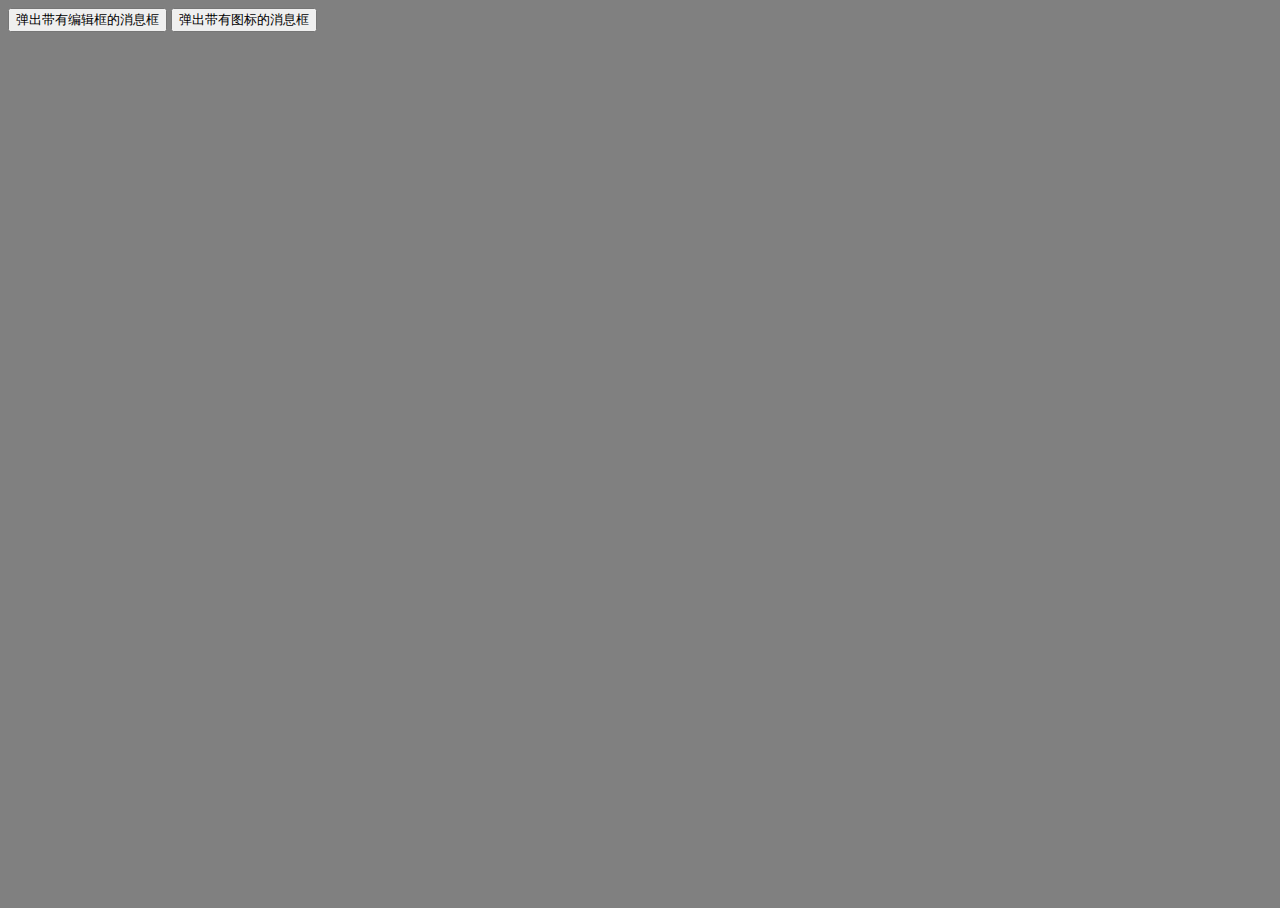
<file: docs/alert/index.html>
<!DOCTYPE html>
<html lang="en">
<head>
	<meta charset="UTF-8">
    <meta name="viewport" content="width=device-width,initial-scale=1,user-scalable=no">
	<title>Document</title>
    <link rel="stylesheet" href="layer_mobile/need/layer.css">
    <link rel="stylesheet" href="css/alert.css">
    <style>
        html, body{
            height: 100%;
            background-color: #808080;
        }
    </style>
</head>
<body>
<input type="button" id="openInputBox" value="弹出带有编辑框的消息框">
<input type="button" id="openIconBox" value="弹出带有图标的消息框">


    <!--input alert begin-->
    <div class="xl-input-alert" style="display: none">
        <div class="content">
            <span class="title">标题</span>
            <div class="xl-alert-padding-top-10"></div>
            <div class="xl-alert-padding-top-10"></div>
            <input type="text" class="editor" placeholder="占位符">
            <div class="xl-alert-padding-top-10"></div>
            <div class="xl-alert-padding-top-10"></div>
            <div class="xl-alert-padding-top-10"></div>
            <a href="javascript:void(0)" class="yes">
                <span>确定</span>
            </a>
            <div class="padding-top-10"></div>
            <a href="javascript:void(0)" class="close">关闭窗口</a>
        </div>
    </div>
    <!--input alert end-->

    <!--icon alert begin-->
    <div class="xl-icon-alert" style="display: none">
        <img src="./images/alert_box_location_back.png" alt="">
        <div class="xl-alert-padding-top-10"></div>
        <div class="xl-alert-padding-top-10"></div>
        <div class="title">系统定位到您在<span style="color: #FE0043">上海</span>城市</div>
    </div>
    <!--icon alert end-->

    <script type="text/javascript" src="js/jquery-1.8.0.min.js"></script>
    <script type="text/javascript" src="layer_mobile/layer.js"></script>
    <script type="text/javascript" src="js/xl.alert.js"></script>
    <script>
        $(function(){
            $("#openInputBox").click(function(){
                xlAlert.openInputAlert("填写邀请码", "请输入您的邀请码", ["确定", "关闭窗口"], function(){
                    alert("yes");
                }, function(){
                    alert("close");
                });
            })

            $("#openIconBox").click(function(){
                xlAlert.openIconAlert("./images/alert_box_location_back.png", "系统定位到您在<span style='color: #FE0043;'>上海</span>城市", ["去设置"], false, function(){
                    alert("yes");
                }, function(){
                    alert("close");
                });
            })
        })
    </script>
</body>
</html>
</file>
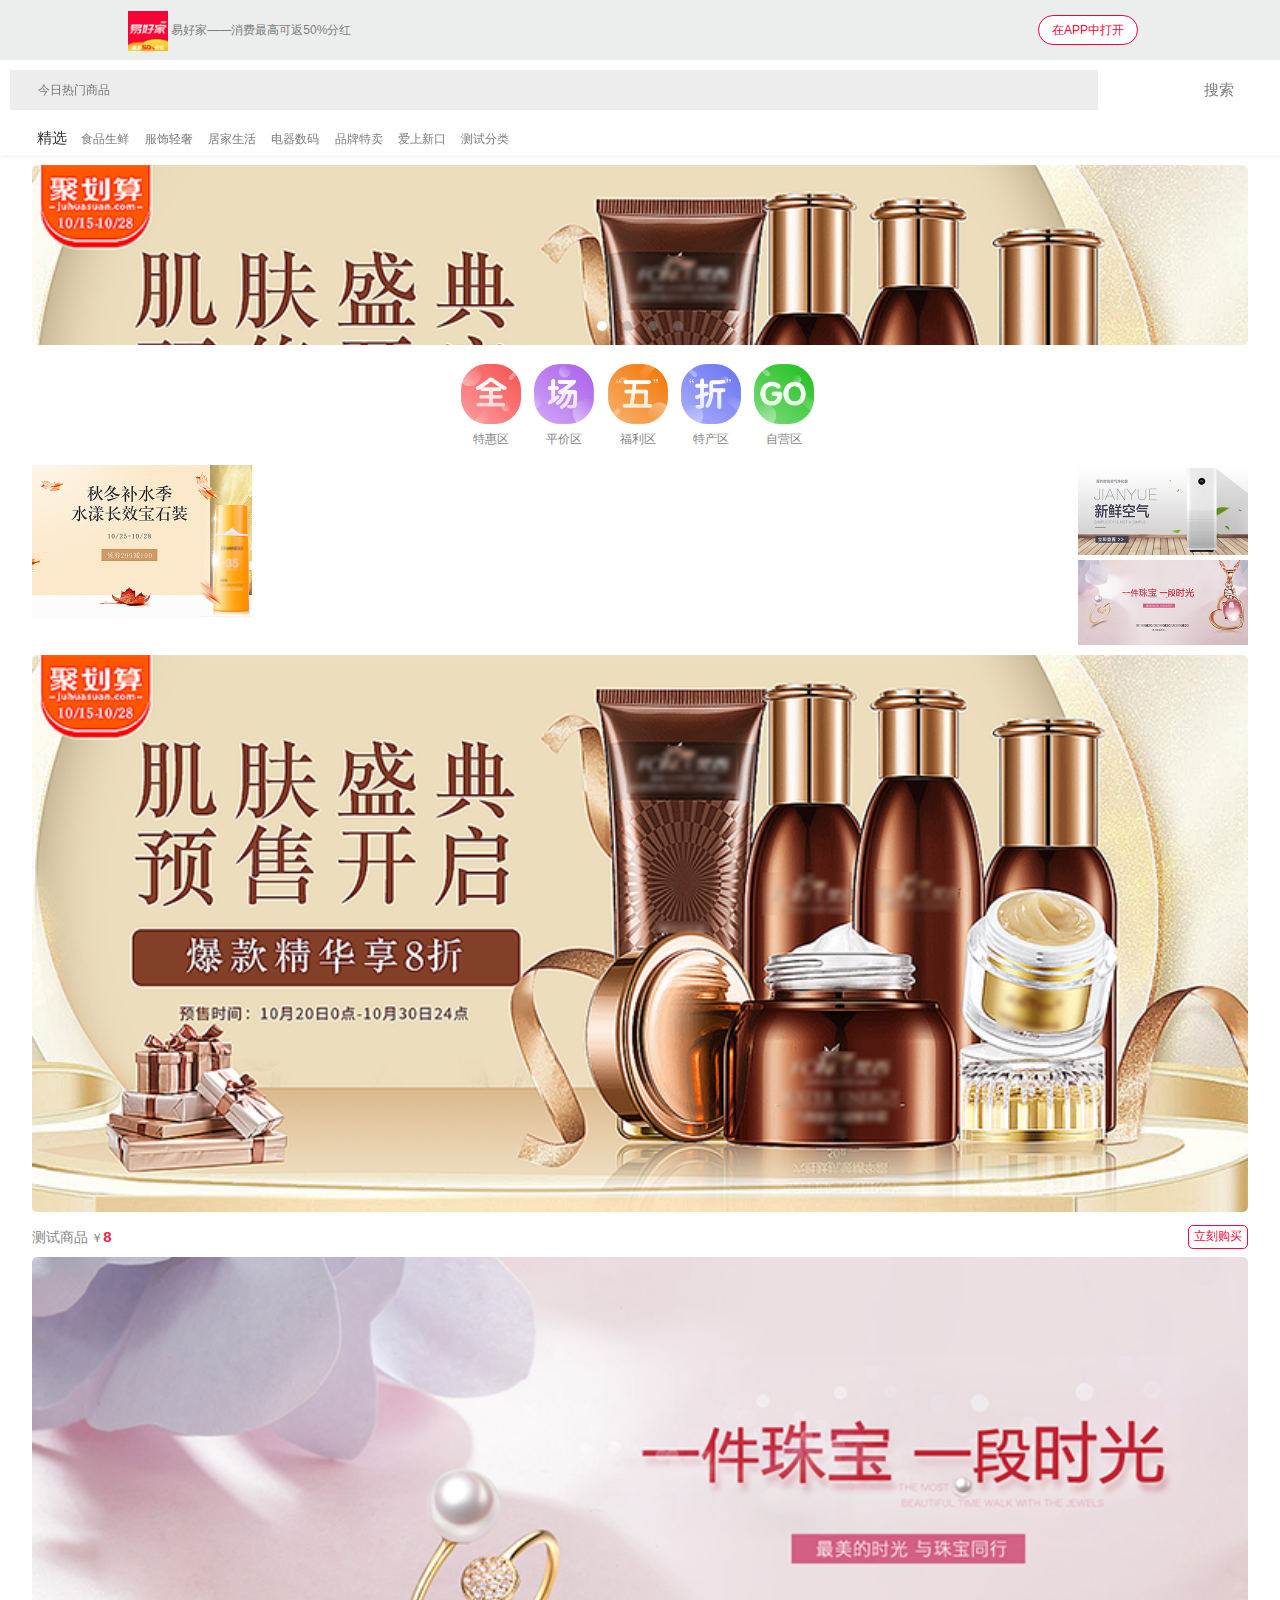
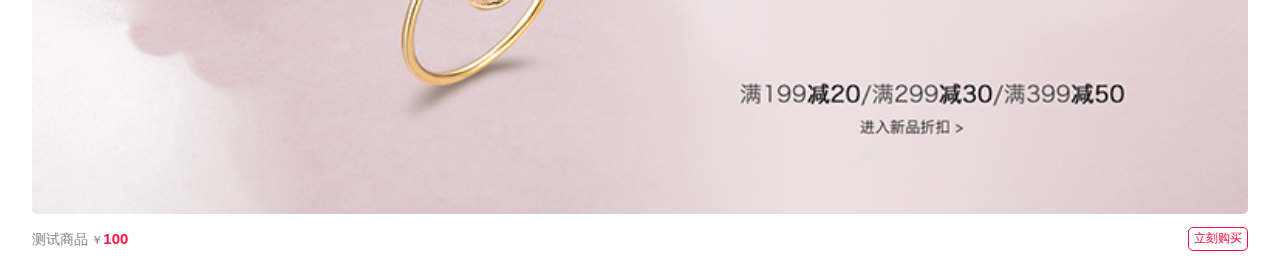
<file: docs/home/index.html>
<!doctype html>
<html lang="zh">
<head>
    <meta charset="UTF-8">
    <meta name="viewport"
          content="width=device-width, user-scalable=no, initial-scale=1.0, maximum-scale=1.0, minimum-scale=1.0">
    <meta http-equiv="X-UA-Compatible" content="ie=edge">
    <title>Document</title>
    <link rel="stylesheet" href="./css/mui.min.css">
    <link rel="stylesheet" href="//at.alicdn.com/t/font_992411_7zoh0wcsf8o.css">
    <link rel="stylesheet" href="./css/reset.css">
    <link rel="stylesheet" href="./css/index.css">
</head>
<body>
    <div class="top-container">
        <!--check app run environment begin-->
        <div class="env-alert">
            <div class="close"><i class="iconfont icon-close"></i></div>
            <div class="info">
                <img src="./images/icons/40x40.png" alt="易好家">
                <span>易好家——消费最高可返50%分红</span>
            </div>

            <div class="nav">
                <button class="in-app-open-btn">在APP中打开</button>
            </div>
        </div>
        <!--check app run environment end-->

        <!--search begin-->
        <div class="padding-top-10"></div>
        <div class="search-container">
            <div class="left">
                <i class="iconfont icon-search"></i>
                <input type="text" placeholder="今日热门商品">
            </div>

            <div class="right">
                <input type="button" value="搜索">
            </div>
        </div>
        <!--search end-->


        <!--hot font category list begin-->
        <div class="padding-top-10"></div>
        <div class="hot-category-container">
            <ul>
                <li class="default active">精选</li>
                <li>食品生鲜</li>
                <li>服饰轻奢</li>
                <li>居家生活</li>
                <li>电器数码</li>
                <li>品牌特卖</li>
                <li>爱上新口</li>
                <li>测试分类</li>
            </ul>
        </div>
        <!--hot font category list end-->

    </div>

    <div class="xl-content">
        <!--slider begin-->
        <div class="xl-slider">
            <div class="mui-slider">
                <div class="mui-slider-group mui-slider-loop">
                    <div class="mui-slider-item mui-slider-item-duplicate">
                        <a href="javascript:void(0);">
                            <img src="./images/slider/1.png" />
                        </a>
                    </div>

                    <div class="mui-slider-item">
                        <a href="javascript:void(0);">
                            <img src="./images/slider/1.png" alt="测试商品" />
                        </a>
                    </div>
                    <div class="mui-slider-item">
                        <a href="javascript:void(0);">
                            <img src="./images/slider/2.png" alt="测试商品" />
                        </a>
                    </div>
                    <div class="mui-slider-item">
                        <a href="javascript:void(0);">
                            <img src="./images/slider/3.png" alt="测试商品" />
                        </a>
                    </div>
                    <div class="mui-slider-item">
                        <a href="javascript:void(0);">
                            <img src="./images/slider/4.png" alt="测试商品" />
                        </a>
                    </div>

                    <div class="mui-slider-item mui-slider-item-duplicate">
                        <a href="javascript:void(0);">
                            <img src="./images/slider/4.png" />
                        </a>
                    </div>
                </div>
                <div class="mui-slider-indicator">
                    <div class="mui-indicator mui-active"></div>
                    <div class="mui-indicator"></div>
                    <div class="mui-indicator"></div>
                    <div class="mui-indicator"></div>
                </div>
            </div>
        </div>
        <!--slider end-->

        <!--hot zone begin-->
        <div class="hot-zone-container">
            <ul>
                <li>
                    <img src="./images/hot_category/_1.png" alt="">
                    <span>特惠区</span>
                </li>
                <li>
                    <img src="./images/hot_category/_2.png" alt="">
                    <span>平价区</span>
                </li>
                <li>
                    <img src="./images/hot_category/_3.png" alt="">
                    <span>福利区</span>
                </li>
                <li>
                    <img src="./images/hot_category/_4.png" alt="">
                    <span>特产区</span>
                </li>
                <li>
                    <img src="./images/hot_category/_5.png" alt="">
                    <span>自营区</span>
                </li>
            </ul>
        </div>
        <!--hot zone end-->

        <!--recommended floor begin-->
        <div class="padding-top-10"></div>
        <div class="recommended-floor-container">
            <div class="left">
                <a class="master" href="#"></a>
            </div>

            <div class="right">
                <a class="top" href="#"></a>
                <a class="bottom" href="#"></a>
            </div>
        </div>
        <!--recommended floor end-->


        <!--hot product list begin-->
        <div class="padding-top-10"></div>
        <div class="hot-product-list">
           <ul>
               <li>
                   <a href="javascript:void(0);">
                       <img src="./images/slider/1.png" alt="测试商品" />
                   </a>
                   <div class="bottom">
                       <span class="title">测试商品</span>
                       <span class="CNY">￥</span>
                       <span class="price">8</span>
                       <a class="buy" href="javascript:void(0);">立刻购买</a>
                   </div>
               </li>

               <li>
                   <a href="javascript:void(0);">
                       <img src="./images/slider/2.png" alt="测试商品" />
                   </a>
                   <div class="bottom">
                       <span class="title">测试商品</span>
                       <span class="CNY">￥</span>
                       <span class="price">100</span>
                       <a class="buy" href="javascript:void(0);">立刻购买</a>
                   </div>
               </li>
           </ul>
        </div>

        <div class="padding-top-10"></div>
        <div class="padding-top-10"></div>
        <!--hot product list end-->
    </div>


    <script src="js/jquery-1.10.0.min.js"></script>
    <script src="js/mui.min.js"></script>
    <script src="js/index.js"></script>
</body>
</html>
</file>
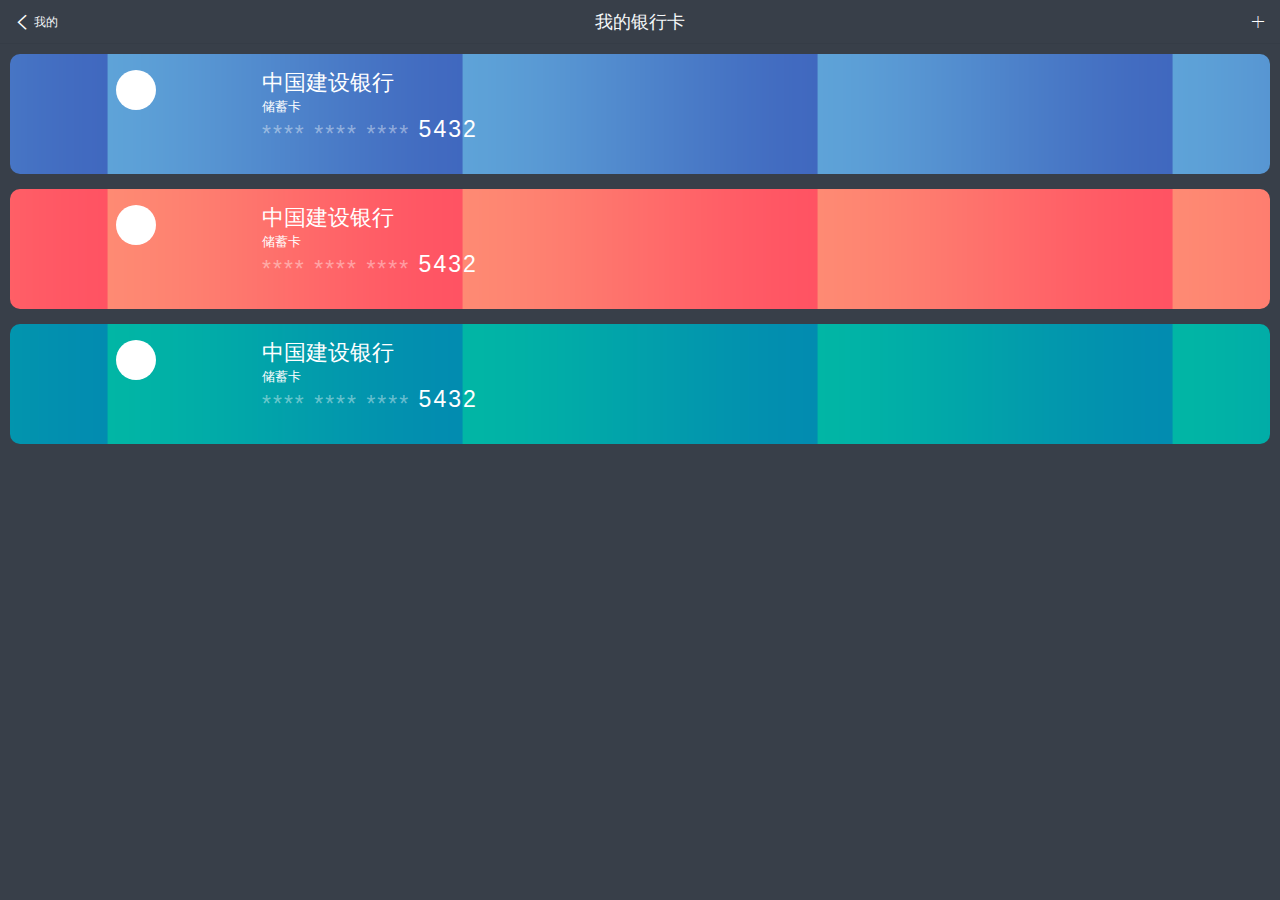
<file: docs/home/bank.html>
<!DOCTYPE html>
<html lang="en">
<head>
    <meta charset="UTF-8">
    <meta name="viewport"
          content="width=device-width, user-scalable=no, initial-scale=1.0, maximum-scale=1.0, minimum-scale=1.0">
    <meta http-equiv="X-UA-Compatible" content="ie=edge">
    <title>我的银行卡</title>
    <link rel="stylesheet" href="//at.alicdn.com/t/font_992411_7zoh0wcsf8o.css">
    <link rel="stylesheet" href="./css/icon.fonts.css" />
    <link rel="stylesheet" href="./css/mui.min.css">
    <link rel="stylesheet" href="./css/reset.css">
    <link rel="stylesheet" href="./css/bank.css">
</head>
<body>
    <header class="mui-bar mui-bar-nav" >
        <a class="mui-action-back mui-icon mui-icon-arrowleft mui-pull-left" style="color: #fff;"></a>
        <span class="back">我的</span>
        <h1 class="mui-title">我的银行卡</h1>
        <a class="mui-action-back mui-icon mui-icon-plusempty mui-pull-right" style="color: #fff;"></a>
    </header>

    <div class="padding-top-44"></div>

    <div class="bank-list-container">
        <div class="bank-list">
            <ul>
                <li data-bank="CCB" class="blue">
                    <div class="logo-container">
                        <span class="logo">
                            <span class="img"></span>
                        </span>
                    </div>
                    <div class="info">
                        <span class="title">中国建设银行</span>
                        <span class="type">储蓄卡</span>
                        <span class="cardNumber">**** **** **** <span class="stress">5432</span></span>
                    </div>
                </li>

                <li data-bank="ABC" class="red">
                    <div class="logo-container">
                        <span class="logo">
                            <span class="img"></span>
                        </span>
                    </div>
                    <div class="info">
                        <span class="title">中国建设银行</span>
                        <span class="type">储蓄卡</span>
                        <span class="cardNumber">**** **** **** <span class="stress">5432</span></span>
                    </div>
                </li>

                <li data-bank="ICBC" class="green">
                    <div class="logo-container">
                        <span class="logo">
                            <span class="img"></span>
                        </span>
                    </div>
                    <div class="info">
                        <span class="title">中国建设银行</span>
                        <span class="type">储蓄卡</span>
                        <span class="cardNumber">**** **** **** <span class="stress">5432</span></span>
                    </div>
                </li>
            </ul>
        </div>
    </div>

    <script src="js/jquery-1.10.0.min.js"></script>
    <script src="js/mui.min.js"></script>
    <script src="js/bank.js"></script>
</body>
</html>
</file>
<file: docs/alert/layer_mobile/need/layer.css>
.layui-m-layer{position:relative;z-index:19891014}.layui-m-layer *{-webkit-box-sizing:content-box;-moz-box-sizing:content-box;box-sizing:content-box}.layui-m-layermain,.layui-m-layershade{position:fixed;left:0;top:0;width:100%;height:100%}.layui-m-layershade{background-color:rgba(0,0,0,.7);pointer-events:auto}.layui-m-layermain{display:table;font-family:Helvetica,arial,sans-serif;pointer-events:none}.layui-m-layermain .layui-m-layersection{display:table-cell;vertical-align:middle;text-align:center}.layui-m-layerchild{position:relative;display:inline-block;text-align:left;background-color:#fff;font-size:14px;border-radius:5px;box-shadow:0 0 8px rgba(0,0,0,.1);pointer-events:auto;-webkit-overflow-scrolling:touch;-webkit-animation-fill-mode:both;animation-fill-mode:both;-webkit-animation-duration:.2s;animation-duration:.2s}@-webkit-keyframes layui-m-anim-scale{0%{opacity:0;-webkit-transform:scale(.5);transform:scale(.5)}100%{opacity:1;-webkit-transform:scale(1);transform:scale(1)}}@keyframes layui-m-anim-scale{0%{opacity:0;-webkit-transform:scale(.5);transform:scale(.5)}100%{opacity:1;-webkit-transform:scale(1);transform:scale(1)}}.layui-m-anim-scale{animation-name:layui-m-anim-scale;-webkit-animation-name:layui-m-anim-scale}@-webkit-keyframes layui-m-anim-up{0%{opacity:0;-webkit-transform:translateY(800px);transform:translateY(800px)}100%{opacity:1;-webkit-transform:translateY(0);transform:translateY(0)}}@keyframes layui-m-anim-up{0%{opacity:0;-webkit-transform:translateY(800px);transform:translateY(800px)}100%{opacity:1;-webkit-transform:translateY(0);transform:translateY(0)}}.layui-m-anim-up{-webkit-animation-name:layui-m-anim-up;animation-name:layui-m-anim-up}.layui-m-layer0 .layui-m-layerchild{width:90%;max-width:640px}.layui-m-layer1 .layui-m-layerchild{border:none;border-radius:0}.layui-m-layer2 .layui-m-layerchild{width:auto;max-width:260px;min-width:40px;border:none;background:0 0;box-shadow:none;color:#fff}.layui-m-layerchild h3{padding:0 10px;height:60px;line-height:60px;font-size:16px;font-weight:400;border-radius:5px 5px 0 0;text-align:center}.layui-m-layerbtn span,.layui-m-layerchild h3{text-overflow:ellipsis;overflow:hidden;white-space:nowrap}.layui-m-layercont{padding:50px 30px;line-height:22px;text-align:center}.layui-m-layer1 .layui-m-layercont{padding:0;text-align:left}.layui-m-layer2 .layui-m-layercont{text-align:center;padding:0;line-height:0}.layui-m-layer2 .layui-m-layercont i{width:25px;height:25px;margin-left:8px;display:inline-block;background-color:#fff;border-radius:100%;-webkit-animation:layui-m-anim-loading 1.4s infinite ease-in-out;animation:layui-m-anim-loading 1.4s infinite ease-in-out;-webkit-animation-fill-mode:both;animation-fill-mode:both}.layui-m-layerbtn,.layui-m-layerbtn span{position:relative;text-align:center;border-radius:0 0 5px 5px}.layui-m-layer2 .layui-m-layercont p{margin-top:20px}@-webkit-keyframes layui-m-anim-loading{0%,100%,80%{transform:scale(0);-webkit-transform:scale(0)}40%{transform:scale(1);-webkit-transform:scale(1)}}@keyframes layui-m-anim-loading{0%,100%,80%{transform:scale(0);-webkit-transform:scale(0)}40%{transform:scale(1);-webkit-transform:scale(1)}}.layui-m-layer2 .layui-m-layercont i:first-child{margin-left:0;-webkit-animation-delay:-.32s;animation-delay:-.32s}.layui-m-layer2 .layui-m-layercont i.layui-m-layerload{-webkit-animation-delay:-.16s;animation-delay:-.16s}.layui-m-layer2 .layui-m-layercont>div{line-height:22px;padding-top:7px;margin-bottom:20px;font-size:14px}.layui-m-layerbtn{display:box;display:-moz-box;display:-webkit-box;width:100%;height:50px;line-height:50px;font-size:0;border-top:1px solid #D0D0D0;background-color:#F2F2F2}.layui-m-layerbtn span{display:block;-moz-box-flex:1;box-flex:1;-webkit-box-flex:1;font-size:14px;cursor:pointer}.layui-m-layerbtn span[yes]{color:#40AFFE}.layui-m-layerbtn span[no]{border-right:1px solid #D0D0D0;border-radius:0 0 0 5px}.layui-m-layerbtn span:active{background-color:#F6F6F6}.layui-m-layerend{position:absolute;right:7px;top:10px;width:30px;height:30px;border:0;font-weight:400;background:0 0;cursor:pointer;-webkit-appearance:none;font-size:30px}.layui-m-layerend::after,.layui-m-layerend::before{position:absolute;left:5px;top:15px;content:'';width:18px;height:1px;background-color:#999;transform:rotate(45deg);-webkit-transform:rotate(45deg);border-radius:3px}.layui-m-layerend::after{transform:rotate(-45deg);-webkit-transform:rotate(-45deg)}body .layui-m-layer .layui-m-layer-footer{position:fixed;width:95%;max-width:100%;margin:0 auto;left:0;right:0;bottom:10px;background:0 0}.layui-m-layer-footer .layui-m-layercont{padding:20px;border-radius:5px 5px 0 0;background-color:rgba(255,255,255,.8)}.layui-m-layer-footer .layui-m-layerbtn{display:block;height:auto;background:0 0;border-top:none}.layui-m-layer-footer .layui-m-layerbtn span{background-color:rgba(255,255,255,.8)}.layui-m-layer-footer .layui-m-layerbtn span[no]{color:#FD482C;border-top:1px solid #c2c2c2;border-radius:0 0 5px 5px}.layui-m-layer-footer .layui-m-layerbtn span[yes]{margin-top:10px;border-radius:5px}body .layui-m-layer .layui-m-layer-msg{width:auto;max-width:90%;margin:0 auto;bottom:-150px;background-color:rgba(0,0,0,.7);color:#fff}.layui-m-layer-msg .layui-m-layercont{padding:10px 20px}
</file>
<file: docs/alert/css/alert.css>
a,img,button,input,textarea,div{-webkit-tap-highlight-color:rgba(255,255,255,0);}

.xl-input-alert{
    background: url("../images/alert_box_edit_back.png") no-repeat;
    background-size: 100%;
    height: 777px;
    width:  576px;
    margin: 0 auto;
}

.xl-input-alert .content{
    height: auto;
    position: relative;
    top: 115px;
}


/*iphone 5/se*/
@media screen and (min-width: 320px){
    .xl-input-alert .content{
        height: auto;
        position: relative;
        top: 85px;
    }
}

/*iphoneX*/
@media screen and (min-width: 375px){
    .xl-input-alert .content{
        height: auto;
        position: relative;
        top: 115px;
    }
}

/*iphone6/7/8/plus*/
@media screen and (min-width: 414px){
    .xl-input-alert .content{
        height: auto;
        position: relative;
        top: 140px;
    }
}


.xl-input-alert .content .title{
    font-size: 25px;
    color: #333333;
    display: block;
    width: 100%;
    text-align: center;
}

.xl-input-alert .content .editor{
    border: none;
    height: 35px;
    width: 100%;
    outline: none;
    font-size: 15px;
    border-bottom: 1px solid #E5E5E5;
}


.xl-input-alert .content .yes{
    position: relative;
    top: 0px;
    left: 0px;
    width: 100%;
    height: 45px;
    cursor: pointer;
    display: block;
    text-decoration: none;
    background-color: #FF4E3A;
    border-radius: 30px;
}

.xl-input-alert .content .yes span {
    width: 100%;
    text-align: center;
    line-height: 45px;
    color: #fff;
    text-decoration: none;
    font-size: 20px;
    letter-spacing: 5px;
    display: block;
    cursor: pointer;
}


.xl-input-alert .content .close{
    width: 100%;
    height: 30px;
    line-height: 30px;
    cursor: pointer;
    display: block;
    color: #cecece;
    font-size: 15px;
}

.xl-alert-padding-top-10{
    min-height: 10px;
}


.xl-icon-alert img{
    max-width: 285px;
    max-height: 250px;
    overflow: hidden;
    margin: 0 auto;
    display: block;
}

.xl-icon-alert .title{
    color: #333333;
    font-size: 20px;
    letter-spacing: 1px;
    width: 100%;
    text-align: center;
}
</file>
<file: docs/home/css/index.css>
body {
    background-color: #fff !important;
}

.top-container{
    position: fixed;
    top: 0px;
    z-index: 999;
    width: 100%;
    background-color: #fff;
    box-shadow: 2px 1px 5px 1px rgba(0, 0, 0, 0.05);
}

.env-alert{
    width: 100%;
    min-height: 60px;
    background-color: #ECEDED;
    text-align: center;
    vertical-align:middle;
}

.env-alert .close, .env-alert .info, .env-alert .nav{
    float: left;
    height: 60px;
    line-height: 60px;
    overflow: hidden;
}

.env-alert .close{
    width: 10%;
}

.env-alert .info{
    width: 60%;
    text-align: left;
    color: #7D7D7D;
}

.env-alert .info img{
    vertical-align:middle;
    height: 40px;
}

.env-alert .nav{
    width: 30%;
}

.in-app-open-btn{
    display: inline-block !important;
    border-radius: 15px !important;
    background-color: #fff !important;
    border: 1px solid #F80337 !important;
    height: 30px !important;
    width: 100px !important;
    color: #F80337 !important;
    outline: none !important;
    vertical-align: baseline;
    vertical-align: center !important;
}


.xl-slider{
    width: 100%;
    height: 200px;
    text-align: center;
}

.xl-slider .mui-slider{
    width:95%;
    height: 180px;
    margin: 0 auto;
    position: relative;
    top: 10px;
}

.xl-slider .mui-slider .mui-slider-item img{
    width: 100%;
}

.xl-slider .mui-slider, .xl-slider .mui-slider .mui-slider-item{
    border-radius: 5px;
    overflow: hidden;
}

.search-container{
    width: 100%;
    height: 40px;
    line-height: 40px;
}

.search-container .left{
    float: left;
    position: relative;
    left: 10px;
    width: 85%;
}

.search-container .left i{
    position: absolute;
    left: 5px;
}

.search-container .left input{
    float: left;
    display: inline-block;
    width: 100%;
    line-height: 28px;
    border: none;
    background-color: #EDEDED;
    padding-left: 28px;
    border-radius: 0px;
}

.search-container .right{
    float: right;
    position: relative;
    right: 10px;
    width: 8%;
    text-align: center;
}

.search-container .right input{
    border: none;
    background-color: rgba(255,255,255,0);
    display: inline-block;
    font-size: 15px;
    color: rgb(125, 125, 125);
    text-align: center;
    line-height: 40px;
    padding: 0px;
}

.search-container .right input:active{
    background-color: rgba(255,255,255,0);
}

.padding-top-10{
    min-height: 10px;
}


input[type=color], input[type=date], input[type=datetime-local], input[type=datetime], input[type=email], input[type=month], input[type=number], input[type=password], input[type=search], input[type=tel], input[type=text], input[type=time], input[type=url], input[type=week], select, textarea {
    line-height: 40px;
    height: 40px;
    margin-bottom: 0px;
}

.hot-category-container{
    width: 100%;
    height: 35px;
}

.hot-category-container ul{
    list-style: none;
    width: 95%;
    line-height: 35px;
    margin: 0 auto;
    padding: 0;
    overflow-x: scroll;
    overflow-y: hidden;
    white-space: nowrap;
}

.hot-category-container ul li{
    display: inline-block;
    width: 60px;
    text-align: center;
    color: #7D7D7D;
}

.hot-category-container .active{
    font-size: 15px;
    color: #343434;
}


.hot-category-container .default{
    width: 40px;
}

.xl-content{
    position: relative;
    top: 155px;
}

.recommended-floor-container{
    width: 95%;
    min-height: 180px;
    margin: 0 auto;
}

.recommended-floor-container .left{
    width: 220px;
    height: 180px;
    float: left;
}

.recommended-floor-container .left .master{
    width: 100%;
    height: 180px;
    display: inline-block;
    background: url(../images/recommend/1.png) no-repeat;
    background-size: 100%;
}

.recommended-floor-container .left, .recommended-floor-container .right{
    display: inline-block;
}

.recommended-floor-container .right{
    float: right;
    width: 170px;
    height: 180px;
    position: relative;
}

.recommended-floor-container .right .top{
    display: block;
    height: 90px;
    width: 100%;
    background: url(../images/recommend/2.png) no-repeat;
    background-size: 100%;
}


.recommended-floor-container .right .bottom{
    display: block;
    height: 85px;
    width: 100%;
    position: absolute;
    bottom: 0px;
    background: url(../images/recommend/3.png) no-repeat;
    background-size: 100%;
}

.hot-zone-container{
    width: 100%;
    height: 100px;
}

.hot-zone-container ul{
    width: 95%;
    height: 100px;
    line-height: 100px;
    margin: 0 auto;
    text-align: center;
    padding-left: 5px;
    vertical-align: middle;
}

.hot-zone-container ul li img{
    display: block;
    width: 60px;
}

.hot-zone-container ul li span{
    display: block;
    text-align: center;
    font-size: 12px;
    color: #858585;
    line-height: 30px;
}

.hot-zone-container ul li{
    display: inline-block;
    width: 60px;
    height: 100px;
    line-height: 100px;
    margin-right: 10px;
    text-align: center;
    vertical-align: middle;
    position: relative;
    top: 8px;
}

.hot-product-list{
    width: 100%;
    height: auto;
}

.hot-product-list ul{
    width: 95%;
    margin: 0 auto;
}

.hot-product-list ul li img{
    width: 100%;
    border-radius: 5px;
}

.hot-product-list ul li{
    width: 100%;
    min-height: 150px;
    border-radius: 5px;
}

.hot-product-list ul li .bottom{
    width: 100%;
    height: 40px;
    line-height: 40px;
    position: relative;
    vertical-align: middle;
}

.hot-product-list ul li .bottom .title{
    float: left;
    font-size: 14px;
    color: #858585;
}

.hot-product-list ul li .bottom .buy{
    float: right;
    font-size: 12px;
    color: #F8093C;
    border: 1px solid #F8093C;
    background-color: #fff;
    border-radius: 5px;
    width: 60px;
    height: 24px;
    line-height: 20px;
    text-align: center;
    text-decoration: none;
    vertical-align: middle;
    display: inline-block;
    position: relative;
    top: 8px;
}

.hot-product-list ul li .bottom .CNY{
    color: #818181;
    font-size: 12px;
    font-family: Consolas;
    position: relative;
    left: 3px;
}

.hot-product-list ul li .bottom .price{
    color: #F91B4A;
    font-size: 15px;
    font-weight: bold;
}

.hot-category-container ul li:active{
    color: #F91B4A;
}
</file>
<file: docs/home/css/icon.fonts.css>
@font-face {font-family: "iconfont";
  src: url('//at.alicdn.com/t/font_933785_geq6xracnni.eot?t=1544468106182'); /* IE9*/
  src: url('//at.alicdn.com/t/font_933785_geq6xracnni.eot?t=1544468106182#iefix') format('embedded-opentype'), /* IE6-IE8 */
  url('[data-uri]') format('woff'),
  url('//at.alicdn.com/t/font_933785_geq6xracnni.ttf?t=1544468106182') format('truetype'), /* chrome, firefox, opera, Safari, Android, iOS 4.2+*/
  url('//at.alicdn.com/t/font_933785_geq6xracnni.svg?t=1544468106182#iconfont') format('svg'); /* iOS 4.1- */
}

.iconfont {
  font-family:"iconfont" !important;
  font-size:16px;
  font-style:normal;
  -webkit-font-smoothing: antialiased;
  -moz-osx-font-smoothing: grayscale;
}

.icon-checkbox:before { content: "\e6df"; }

.icon-dengpaotishi:before { content: "\e622"; }

.icon-qunzu:before { content: "\e628"; }

.icon-shanchu:before { content: "\e629"; }

.icon-shezhi:before { content: "\e62a"; }

.icon-shengyin:before { content: "\e62b"; }

.icon-sousuo:before { content: "\e62f"; }

.icon-tianjiayonghu:before { content: "\e630"; }

.icon-tongxunlu:before { content: "\e631"; }

.icon-yonghu:before { content: "\e633"; }

.icon-rili:before { content: "\e63a"; }

.icon-xinfeng:before { content: "\e640"; }

.icon-anquan:before { content: "\e649"; }

.icon-bangzhu:before { content: "\e64a"; }

.icon-fenleiorguangchangorqita:before { content: "\e64f"; }

.icon-fenxiang:before { content: "\e650"; }

.icon-jiaxingshoucang:before { content: "\e651"; }

.icon-xiai:before { content: "\e658"; }

.icon-biaoqian:before { content: "\e65b"; }

.icon-erweima:before { content: "\e65f"; }

.icon-saoyisao:before { content: "\e664"; }

.icon-fenxiangtianchong:before { content: "\e67e"; }

.icon-gengduotianchong:before { content: "\e67f"; }

.icon-sousuotianchong:before { content: "\e694"; }

.icon-xuanzekuangmoren:before { content: "\e6c1"; }

.icon-jiahao:before { content: "\e726"; }

.icon-im:before { content: "\e602"; }

.icon-3lishi:before { content: "\e632"; }

.icon-dotsvertical:before { content: "\e7ce"; }

.icon-add:before { content: "\e615"; }

.icon-message:before { content: "\eee0"; }

.icon-duanxin:before { content: "\e71a"; }

.icon-erweima1:before { content: "\e71b"; }

.icon-fenxiang1:before { content: "\e71c"; }

.icon-biaoqing1:before { content: "\e659"; }

.icon-my:before { content: "\e600"; }

.icon-members:before { content: "\e64c"; }

.icon-yunduan:before { content: "\e62d"; }

.icon-yuyin-:before { content: "\e7bd"; }

.icon-xiayiye:before { content: "\e617"; }

.icon-black-list:before { content: "\e634"; }

.icon-pagernext:before { content: "\e613"; }

.icon-clean:before { content: "\e6a7"; }

.icon-fenyexiayiye:before { content: "\e747"; }

.icon-xiayiye1:before { content: "\e792"; }

.icon-verify-f:before { content: "\e61a"; }

.icon-ucc-blacklist:before { content: "\e71e"; }

.icon-kefuguanli:before { content: "\e619"; }

.icon-verify:before { content: "\e618"; }

.icon-blacklist:before { content: "\e6d4"; }

.icon-members1:before { content: "\e655"; }

.icon-add-group:before { content: "\e73e"; }

.icon-ico_add-group:before { content: "\e638"; }

.icon-ziliao:before { content: "\e753"; }

.icon-icon_blacklist:before { content: "\e62c"; }

.icon-check-boxoutline:before { content: "\e656"; }

.icon-yuyinqiehuan:before { content: "\e7e2"; }

.icon-address-book:before { content: "\e62e"; }

.icon-caidan:before { content: "\e60c"; }

.icon-IM:before { content: "\e609"; }

.icon-biaoqing:before { content: "\e616"; }

.icon-verify1:before { content: "\e601"; }

.icon-kefuguanli-copy:before { content: "\eee1"; }

.icon-members1-copy:before { content: "\eee2"; }

.icon-members-copy:before { content: "\eee3"; }

.icon-ucc-blacklist-copy:before { content: "\eee4"; }
</file>
<file: docs/home/css/bank.css>
html,body{
    height: 100%;
    background-color: #383F49;
}

.mui-bar{
    background-color: #383F49;
    color: #fff;
}

.padding-top-10{
    display: block;
    min-height: 10px !important;
}

.padding-top-44{
    display: block;
    min-height: 44px !important;
}

.mui-bar-nav{
    box-shadow: 0 0px 0px #ccc !important;
    border-bottom: 1px solid #353c46;
}

.mui-bar a{
    text-decoration: none !important;
}

.mui-bar .back{
    color: #F5F8F9;
    font-size: 12px !important;
    display: inline-block;
    line-height: 44px;
}

.mui-title{
    font-size: 18px;
    color: #F5F8F9;
}

.bank-list-container{
    width: 100%;
    min-height: 120px;
    padding: 10px;
}

.bank-list{
    display: block;
    margin: 0 auto;
}

.bank-list ul{
    list-style: none;
}

.bank-list ul li{
    width: 100%;
    display: block;
    height: 120px;
    margin-bottom: 15px;
    border-radius: 10px;
}


.bank-list .blue {
    background: url(../images/bank/bank_bg_blue.png) center top repeat;
    /* box-shadow: 1px 2px 8px 0px #5DA2D8; */
}

.bank-list .green {
    background: url(../images/bank/bank_bg_green.png) center top repeat;
    /* box-shadow: 1px 2px 8px 0px #01B5A5; */
}

.bank-list .red {
    background: url(../images/bank/bank_bg_red.png) center top repeat;
    /* box-shadow: 1px 2px 8px 0px #FE8973; */
}

.bank-list .logo-container, .bank-list .info{
    display: inline-block;
    float: left;
}

.bank-list .logo-container{
    width: 20%;
    height: 120px;
    text-align: center;
}

.bank-list .logo-container .logo{
    display: inline-block;
    position: relative;
    top: 16px;
    min-width: 40px;
    min-height: 40px;
    max-width: 40px;
    max-height: 40px;
    overflow: hidden;
    border-radius: 60px;
    background-color: #fff;
}

.bank-list .logo-container .logo .img{
    display: inline-block;
    height: 38px;
    width: 27px;
    background-repeat: no-repeat;
    background-position-x: 2px;
    background-position-y: 2px;
    position: relative;
    right: 2px;
    top: 1px;
}

.bank-list .info .title{
    position: relative;
    top: 12px;
    color: #fff;
    width: 100%;
    display: block;
    font-size: 22px;
}

.bank-list .info .type{
    position: relative;
    top: 10px;
    display: block;
    color: #fff;
    font-size: 13px;
}


.bank-list .info .cardNumber{
    position: relative;
    top: 10px;
    display: block;
    color: rgba(255, 255, 255, 0.41);
    font-size: 23px;
    letter-spacing: 2px;
}


.bank-list .info .cardNumber .stress{
    color: #fff;
    opacity: 1 !important;
    position: relative;
    top: -5px;
}
</file>
